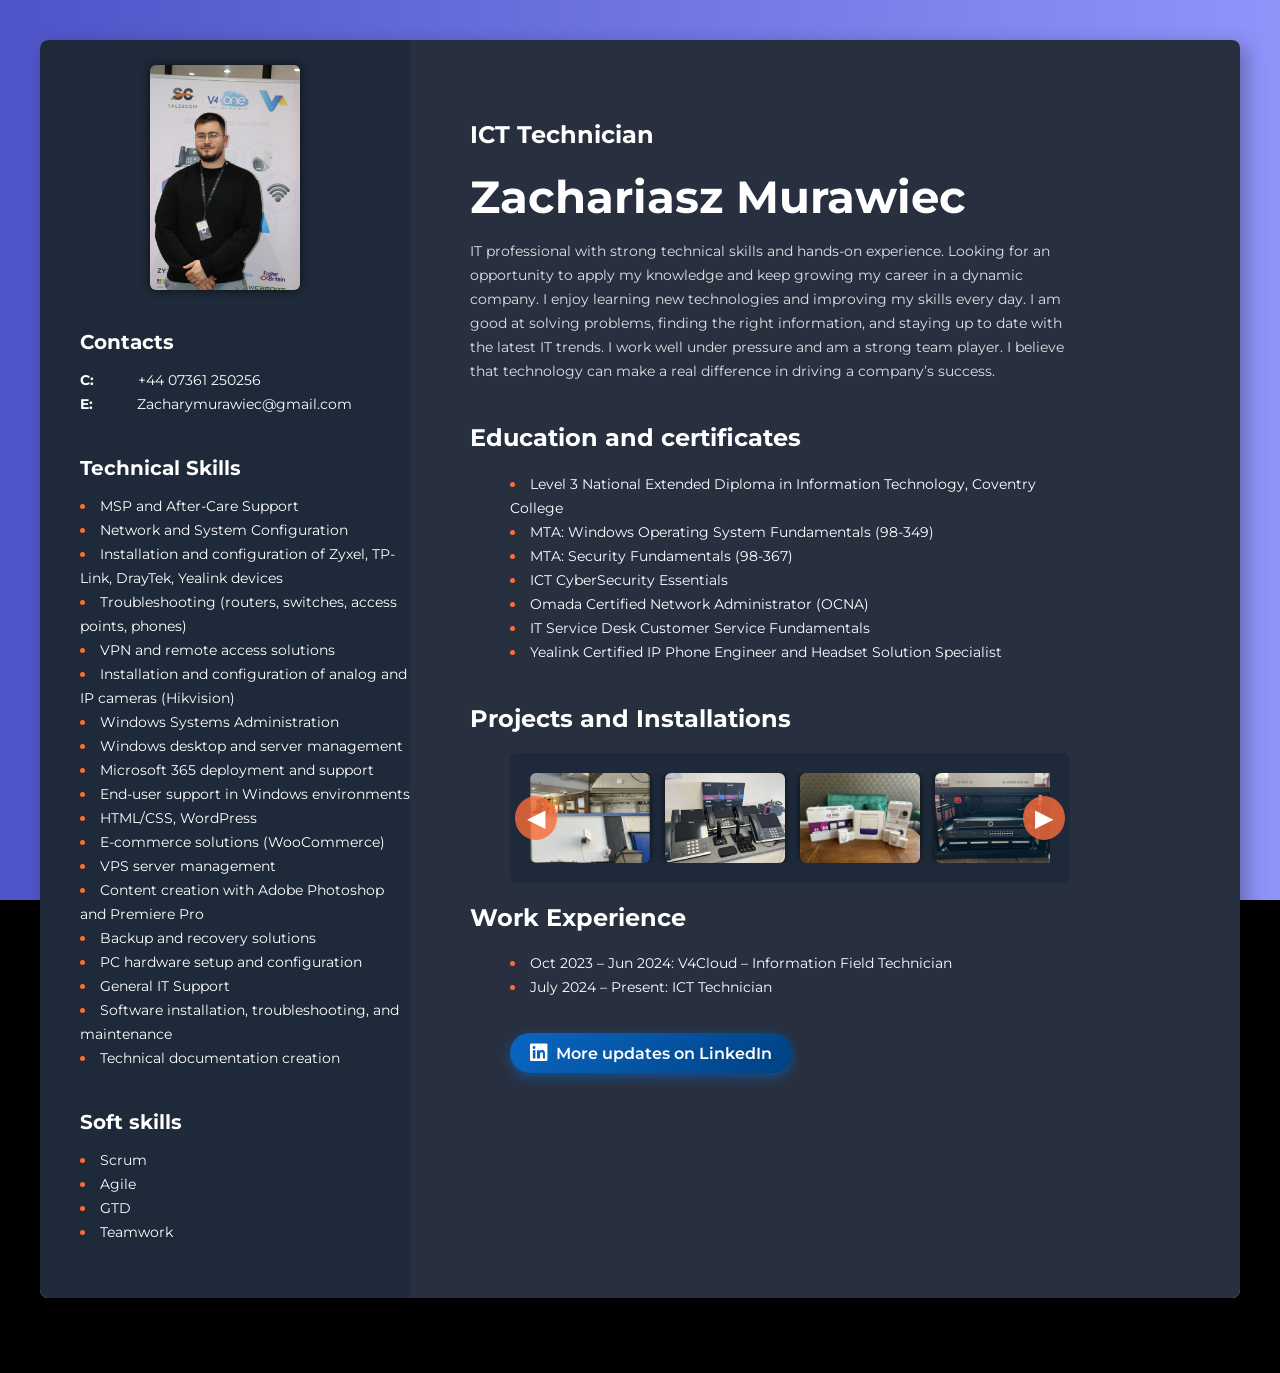
<file: index.html>
<!DOCTYPE html>
<html lang="pl">
<head>
    <meta charset="UTF-8" />
    <meta http-equiv="X-UA-Compatible" content="IE=edge" />
    <meta name="viewport" content="width=device-width, initial-scale=1" />
    <meta name="description" content="Zachariasz Murawiec - ICT Technician. Profesjonalne CV, doświadczenie, projekty i umiejętności IT." />
    <title>CV Zachariasz Murawiec</title>

    <link rel="preconnect" href="https://fonts.googleapis.com" />
    <link rel="preconnect" href="https://fonts.gstatic.com" crossorigin />
    <link href="https://fonts.googleapis.com/css2?family=Montserrat:wght@400;700&display=swap" rel="stylesheet" />
    <link href="https://cdnjs.cloudflare.com/ajax/libs/font-awesome/6.4.0/css/all.min.css" rel="stylesheet" />
    <link href="style.css" rel="stylesheet" />
</head>
<body>
    <div class="wrapper">
        <main class="mainclass">
            <section class="main-des">
                <h2>ICT Technician</h2>
                <h1 class="h11">Zachariasz Murawiec</h1>
                <p class="description">
              IT professional with strong technical skills and hands-on experience. Looking for an opportunity to apply my knowledge and keep growing my career in a dynamic company.
I enjoy learning new technologies and improving my skills every day. I am good at solving problems, finding the right information, and staying up to date with the latest IT trends. I work well under pressure and am a strong team player. I believe that technology can make a real difference in driving a company’s success.
                </p>
          
            <section class="education">
                <h2>Education and certificates</h2>
                <ul class="listsecondary">
                    <li><span class="list-secondary-item">Level 3 National Extended Diploma in Information Technology, Coventry College</span></li>
                    <li><span class="list-secondary-item">MTA: Windows Operating System Fundamentals (98-349)</span></li>
                    <li><span class="list-secondary-item">MTA: Security Fundamentals (98-367)</span></li>
                    <li><span class="list-secondary-item">ICT CyberSecurity Essentials</span></li>
                    <li><span class="list-secondary-item">Omada Certified Network Administrator (OCNA)</span></li>
                    <li><span class="list-secondary-item">IT Service Desk Customer Service Fundamentals</span></li>
                    <li><span class="list-secondary-item">Yealink Certified IP Phone Engineer and Headset Solution Specialist</span></li>
                </ul>
            </section>

            <section class="gallery-section">
                <h2>Projects and Installations</h2>
                <div class="gallery-container">
                    <button class="gallery-arrow left-arrow" aria-label="Previous">&#9664;</button>
                    <div class="gallery-wrapper">
                        <img src="photo1.jpg" alt="Project photo 1" class="gallery-image" loading="lazy" />
                        <img src="photo2.jpg" alt="Project photo 2" class="gallery-image" loading="lazy" />
                        <img src="photo3.jpg" alt="Project photo 3" class="gallery-image" loading="lazy" />
                        <img src="photo4.jpg" alt="Project photo 4" class="gallery-image" loading="lazy" />
                        <img src="photo5.jpg" alt="Project photo 5" class="gallery-image" loading="lazy" />
                    </div>
                    <button class="gallery-arrow right-arrow" aria-label="Next">&#9654;</button>
                </div>
            </section>

            <section class="work-experience">
                <h2>Work Experience</h2>
                <ul class="listsecondary">
                    <li><span class="list-secondary-item">Oct 2023 – Jun 2024: V4Cloud – Information Field Technician</span></li>
                    <li><span class="list-secondary-item">July 2024 – Present: ICT Technician</span></li>
                </ul>
                <a href="https://www.linkedin.com/in/zachariaszmurawiec/" target="_blank" rel="noopener noreferrer" class="linkedin-button" aria-label="LinkedIn Profile">
                    <i class="fab fa-linkedin"></i> More updates on LinkedIn
                </a>
            </section>
        </main>

        <aside>
            <img class="CVphoto" src="photo.jpg" alt="CV photo" />

            <div class="contactblock">
                <h2 class="headersecondary">Contacts</h2>
                <p class="contactlinks">
                    <span class="bold">C:</span>
                    <a href="tel:+447361250256" class="contactlinks">+44 07361 250256</a><br />
                    <span class="bold">E:</span>
                    <a href="mailto:Zacharymurawiec@gmail.com" class="contactlinks">Zacharymurawiec@gmail.com</a>
                </p>
            </div>

            <div class="tech-skills-block">
                <h2 class="headersecondary">Technical Skills</h2>
                <ul class="listsecondary">
                    <li><span class="list-secondary-item">MSP and After-Care Support</span></li>
                    <li><span class="list-secondary-item">Network and System Configuration</span></li>
                    <li><span class="list-secondary-item">Installation and configuration of Zyxel, TP-Link, DrayTek, Yealink devices</span></li>
                    <li><span class="list-secondary-item">Troubleshooting (routers, switches, access points, phones)</span></li>
                    <li><span class="list-secondary-item">VPN and remote access solutions</span></li>
                    <li><span class="list-secondary-item">Installation and configuration of analog and IP cameras (Hikvision)</span></li>
                    <li><span class="list-secondary-item">Windows Systems Administration</span></li>
                    <li><span class="list-secondary-item">Windows desktop and server management</span></li>
                    <li><span class="list-secondary-item">Microsoft 365 deployment and support</span></li>
                    <li><span class="list-secondary-item">End-user support in Windows environments</span></li>
                    <li><span class="list-secondary-item">HTML/CSS, WordPress</span></li>
                    <li><span class="list-secondary-item">E-commerce solutions (WooCommerce)</span></li>
                    <li><span class="list-secondary-item">VPS server management</span></li>
                    <li><span class="list-secondary-item">Content creation with Adobe Photoshop and Premiere Pro</span></li>
                    <li><span class="list-secondary-item">Backup and recovery solutions</span></li>
                    <li><span class="list-secondary-item">PC hardware setup and configuration</span></li>
                    <li><span class="list-secondary-item">General IT Support</span></li>
                    <li><span class="list-secondary-item">Software installation, troubleshooting, and maintenance</span></li>
                    <li><span class="list-secondary-item">Technical documentation creation</span></li>
                </ul>
            </div>

            <div class="soft-skills-block">
                <h2 class="headersecondary">Soft skills</h2>
                <ul class="listsecondary">
                    <li><span class="list-secondary-item">Scrum</span></li>
                    <li><span class="list-secondary-item">Agile</span></li>
                    <li><span class="list-secondary-item">GTD</span></li>
                    <li><span class="list-secondary-item">Teamwork</span></li>
                </ul>
            </div>
        </aside>
    </div>

    <footer>
        <p>© 2025 Zachariasz Murawiec. All rights reserved.</p>
    </footer>

    <div class="area">
        <ul class="circles">
            <li></li><li></li><li></li><li></li><li></li>
            <li></li><li></li><li></li><li></li><li></li>
        </ul>
    </div>

    <!-- Modal -->
    <div id="modal" class="modal" aria-hidden="true" role="dialog" aria-label="Expanded project photo">
        <button id="modalClose" class="modal-close" aria-label="Close modal">&times;</button>
        <img class="modal-content" id="modalImage" alt="Expanded project photo" />
    </div>

    <script src="script.js"></script>
</body>
</html>
</file>
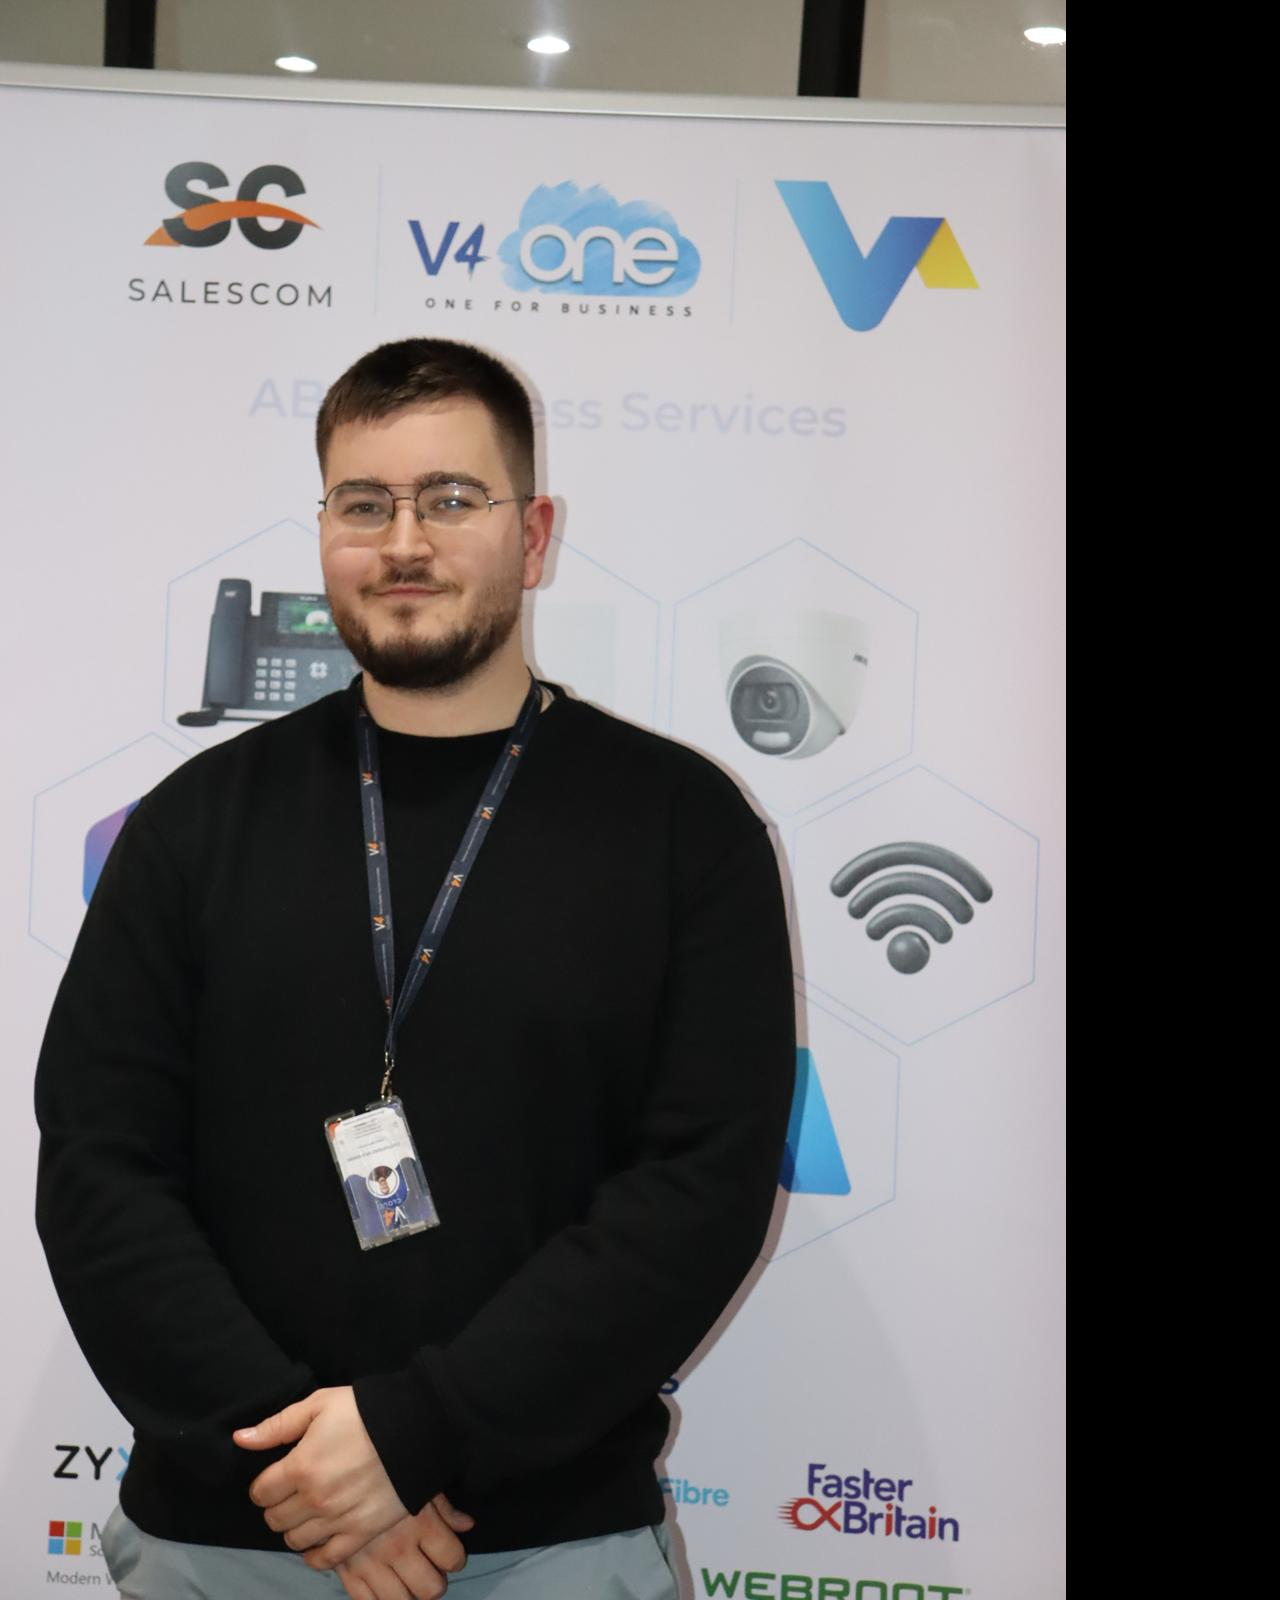
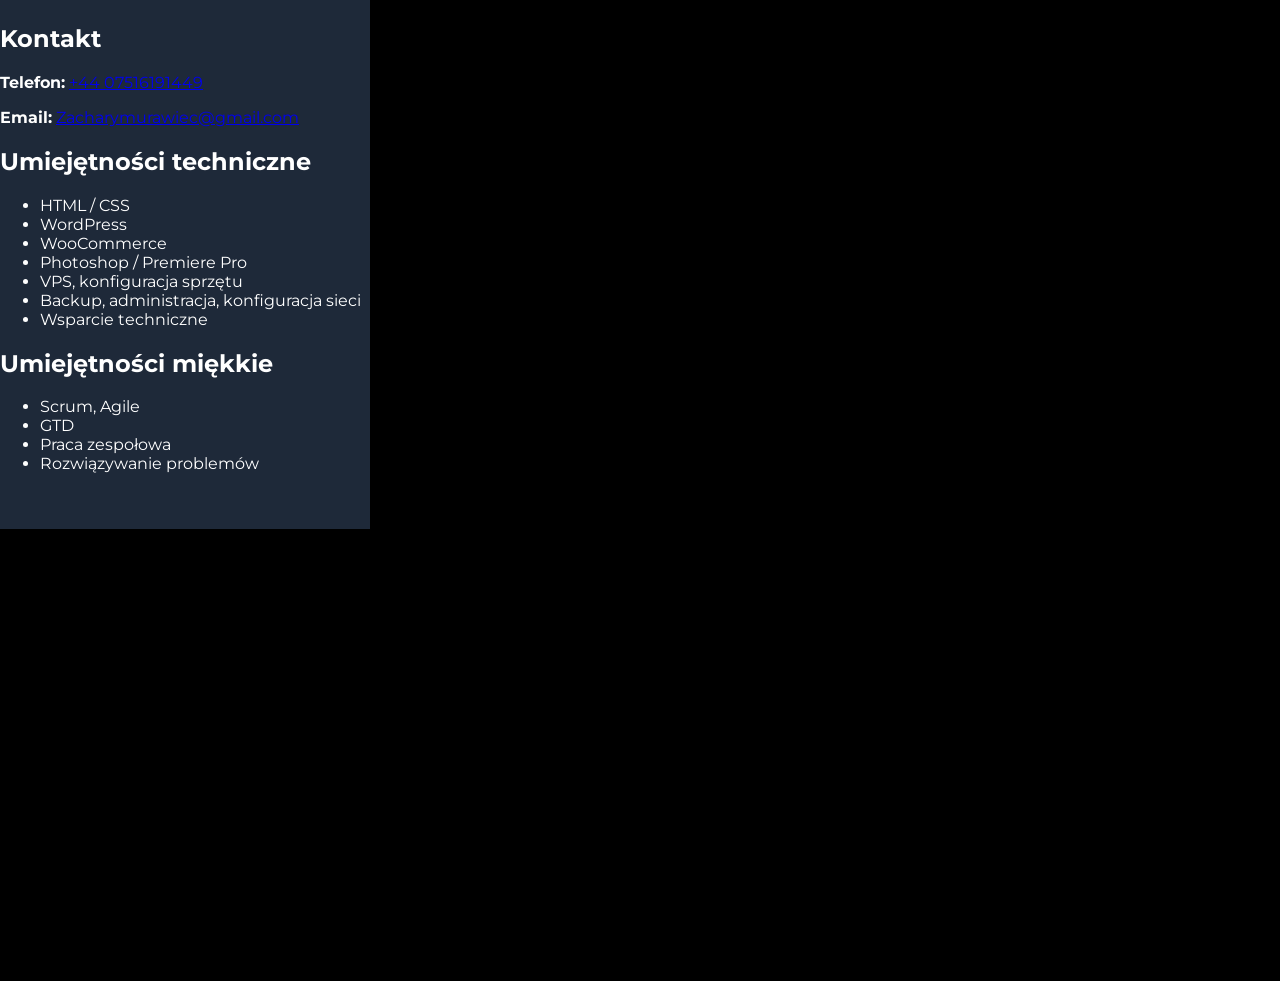
<file: Text.html>
<!DOCTYPE html>
<html lang="pl">
<head>
    <meta charset="UTF-8">
    <meta name="viewport" content="width=device-width, initial-scale=1.0">
    <title>CV - Zachariasz Murawiec</title>
    <link href="https://fonts.googleapis.com/css2?family=Montserrat:wght@400;600;700&display=swap" rel="stylesheet">
    <link rel="stylesheet" href="style.css">
</head>
<body>
    <div class="container">
        <aside class="sidebar">
            <img src="photo.jpg" alt="Zachariasz Murawiec" class="profile-photo">
            <h2>Kontakt</h2>
            <p><strong>Telefon:</strong> <a href="tel:+4407516191449">+44 07516191449</a></p>
            <p><strong>Email:</strong> <a href="mailto:Zacharymurawiec@gmail.com">Zacharymurawiec@gmail.com</a></p>
            
            <h2>Umiejętności techniczne</h2>
            <ul>
                <li>HTML / CSS</li>
                <li>WordPress</li>
                <li>WooCommerce</li>
                <li>Photoshop / Premiere Pro</li>
                <li>VPS, konfiguracja sprzętu</li>
                <li>Backup, administracja, konfiguracja sieci</li>
                <li>Wsparcie techniczne</li>
            </ul>

            <h2>Umiejętności miękkie</h2>
            <ul>
                <li>Scrum, Agile</li>
                <li>GTD</li>
                <li>Praca zespołowa</li>
                <li>Rozwiązywanie problemów</li>
            </ul>
        </aside>

        <main class="content">
            <section class="intro">
                <h1>Zachariasz Murawiec</h1>
                <h3>IT Support Specialist</h3>
                <p>Ambitny i zmotywowany student IT z solidnym doświadczeniem i wiedzą techniczną. Szukam szansy na rozwój kariery w dynamicznej firmie, z pasją do nauki nowych technologii.</p>
            </section>

            <section>
                <h2>Wykształcenie i certyfikaty</h2>
                <p><strong>2020 - 2023:</strong> Level 3 National Extended Diploma in Information Technology, Coventry College</p>
                <ul>
                    <li>MTA: Windows OS Fundamentals (98-349)</li>
                    <li>MTA: Security Fundamentals (98-367)</li>
                    <li>ICT CyberSecurity Essentials</li>
                </ul>
            </section>

            <section>
                <h2>Certyfikaty</h2>
                <ol>
                    <li>Microsoft Certified: Windows OS Fundamentals</li>
                    <li>Microsoft Certified: Security Fundamentals</li>
                    <li>CyberSecurity Essentials Certificate</li>
                </ol>
            </section>
        </main>
    </div>
</body>
</html>
</file>
<file: style.css>
@import url("https://fonts.googleapis.com/css?family=Exo:400,700");

body {
    font-family: "Montserrat", sans-serif;
    background: #000000;
    margin: 0;
    padding: 0;
}

.wrapper {
    display: flex;
    flex-direction: row-reverse;
    justify-content: center;
    width: 1200px;
    margin: 40px auto;
    background-color: #98a5b8;
    box-shadow: 6px 6px 20px rgba(0, 0, 0, 0.3);
    border-radius: 8px;
    overflow: hidden;
}

aside {
    width: 370px;
    background-color: #1e2939;
    padding-bottom: 40px;
    color: #ffffff;
}

.CVphoto {
    display: block;
    margin: 25px auto 20px auto;
    width: 150px;
    height: auto;
    border-radius: 6px;
    box-shadow: 0 0 8px #000000a0;
}

.headersecondary {
    color: #ffffff;
    font-weight: 700;
    font-size: 20px;
    margin-left: 40px;
    margin-top: 20px;
    margin-bottom: 10px;
}

.contactlinks {
    color: #ffffff;
    font-weight: 400;
    font-size: 14px;
    line-height: 24px;
    margin-left: 40px;
    text-decoration: none;
}

.contactlinks a {
    color: #ffffff;
    text-decoration: none;
}

.bold {
    font-weight: 700;
}

.listsecondary {
    color: #fb6d3a;
    font-size: 14px;
    line-height: 24px;
    margin-left: 40px;
    padding-left: 0;
    list-style-position: inside;
}

.list-secondary-item {
    color: #ffffff;
}

.contactblock, .tech-skills-block, .soft-skills-block {
    margin-top: 40px;
}

.mainclass {
    flex-grow: 1;
    padding: 60px;
    background-color: #283040;
    color: #ffffff;
}

.main-des {
    max-width: 600px;
    margin-bottom: 40px;
}

.h11 {
    white-space: nowrap;
    font-weight: 700;
    font-size: 45px;
    line-height: 55px;
    margin: 5px 0 15px 0;
}

.description {
    font-weight: 400;
    font-size: 14px;
    line-height: 24px;
    margin-bottom: 40px;
    color: #e0e0e0;
}

.education {
    max-width: 600px;
    margin-bottom: 40px;
}

/* Gallery styles */

.gallery-container {
    margin-left: 40px;
    max-width: 600px;
    overflow: hidden;
    position: relative;
    background-color: #1e2939;
    padding: 20px;
    border-radius: 8px;
}

.gallery-wrapper {
    display: flex;
    overflow-x: hidden;
    scroll-behavior: smooth;
}

.gallery-wrapper::-webkit-scrollbar {
    display: none;
}

.gallery-image {
    flex: 0 0 auto;
    margin-right: 15px;
    cursor: pointer;
    border-radius: 6px;
    box-shadow: 0 0 6px #000000a0;
    width: 120px;
    height: 90px;
    object-fit: cover;
    transition: transform 0.3s ease;
}

.gallery-image:hover {
    transform: scale(1.1);
}

.gallery-arrow {
    position: absolute;
    top: 50%;
    transform: translateY(-50%);
    background-color: rgba(251,109,58,0.8);
    border: none;
    color: #fff;
    font-size: 24px;
    padding: 8px 12px;
    cursor: pointer;
    border-radius: 50%;
    user-select: none;
    z-index: 10;
    transition: background-color 0.3s ease;
}

.gallery-arrow:hover {
    background-color: #fb6d3a;
}

.gallery-arrow.left-arrow {
    left: 5px;
}

.gallery-arrow.right-arrow {
    right: 5px;
}

/* Modal styles */
.modal {
    display: none;
    position: fixed;
    z-index: 9999;
    padding-top: 60px;
    left: 0;
    top: 0;
    width: 100vw;
    height: 100vh;
    overflow: auto;
    background-color: rgba(0,0,0,0.9);
}

.modal-content {
    margin: auto;
    display: block;
    max-width: 90vw;
    max-height: 90vh;
    width: auto;
    height: auto;
    border-radius: 8px;
    box-shadow: 0 0 20px #fb6d3a;
}

.modal-close {
    position: absolute;
    top: 20px;
    right: 40px;
    color: #fff;
    font-size: 40px;
    font-weight: bold;
    cursor: pointer;
}

/* Background animated circles */

.area {
    background: linear-gradient(to left, #8f94fb, #4e54c8);
    width: 100%;
    height: 100vh;
    position: fixed;
    top: 0;
    left: 0;
    z-index: -1;
}

.circles {
    position: absolute;
    top: 0;
    left: 0;
    width: 100%;
    height: 130%;
    overflow: hidden;
    list-style: none;
    margin: 0;
    padding: 0;
}

.circles li {
    position: absolute;
    display: block;
    width: 20px;
    height: 20px;
    background: rgba(255, 255, 255, 0.2);
    animation: animate 25s linear infinite;
    bottom: -150px;
    border-radius: 0;
}

.circles li:nth-child(1) { left: 25%; width: 80px; height: 80px; animation-delay: 0s; }
.circles li:nth-child(2) { left: 10%; width: 20px; height: 20px; animation-delay: 2s; animation-duration: 12s; }
.circles li:nth-child(3) { left: 70%; width: 20px; height: 20px; animation-delay: 4s; }
.circles li:nth-child(4) { left: 40%; width: 60px; height: 60px; animation-delay: 0s; animation-duration: 18s; }
.circles li:nth-child(5) { left: 65%; width: 20px; height: 20px; animation-delay: 0s; }
.circles li:nth-child(6) { left: 75%; width: 110px; height: 110px; animation-delay: 3s; }
.circles li:nth-child(7) { left: 35%; width: 150px; height: 150px; animation-delay: 7s; }
.circles li:nth-child(8) { left: 50%; width: 25px; height: 25px; animation-delay: 15s; animation-duration: 45s; }
.circles li:nth-child(9) { left: 20%; width: 15px; height: 15px; animation-delay: 2s; animation-duration: 35s; }
.circles li:nth-child(10) { left: 85%; width: 150px; height: 150px; animation-delay: 0s; animation-duration: 11s; }

@keyframes animate {
    0% {
        transform: translateY(0) rotate(0deg);
        opacity: 1;
        border-radius: 0;
    }
    100% {
        transform: translateY(-1000px) rotate(720deg);
        opacity: 0;
        border-radius: 50%;
    }
}

.linkedin-button {
    display: inline-flex;
    align-items: center;
    gap: 8px;
    margin-left: 40px;
    margin-top: 20px;
    padding: 10px 20px;
    background: linear-gradient(135deg, #0A66C2, #004182);
    color: white;
    font-weight: 600;
    font-size: 16px;
    border-radius: 30px;
    text-decoration: none;
    box-shadow: 0 4px 12px rgba(10, 102, 194, 0.6);
    transition: background 0.3s ease, box-shadow 0.3s ease;
}

.linkedin-button i {
    font-size: 20px;
}

.linkedin-button:hover,
.linkedin-button:focus {
    background: linear-gradient(135deg, #004182, #0A66C2);
    box-shadow: 0 6px 20px rgba(10, 102, 194, 0.8);
    outline: none;
}
</file>
